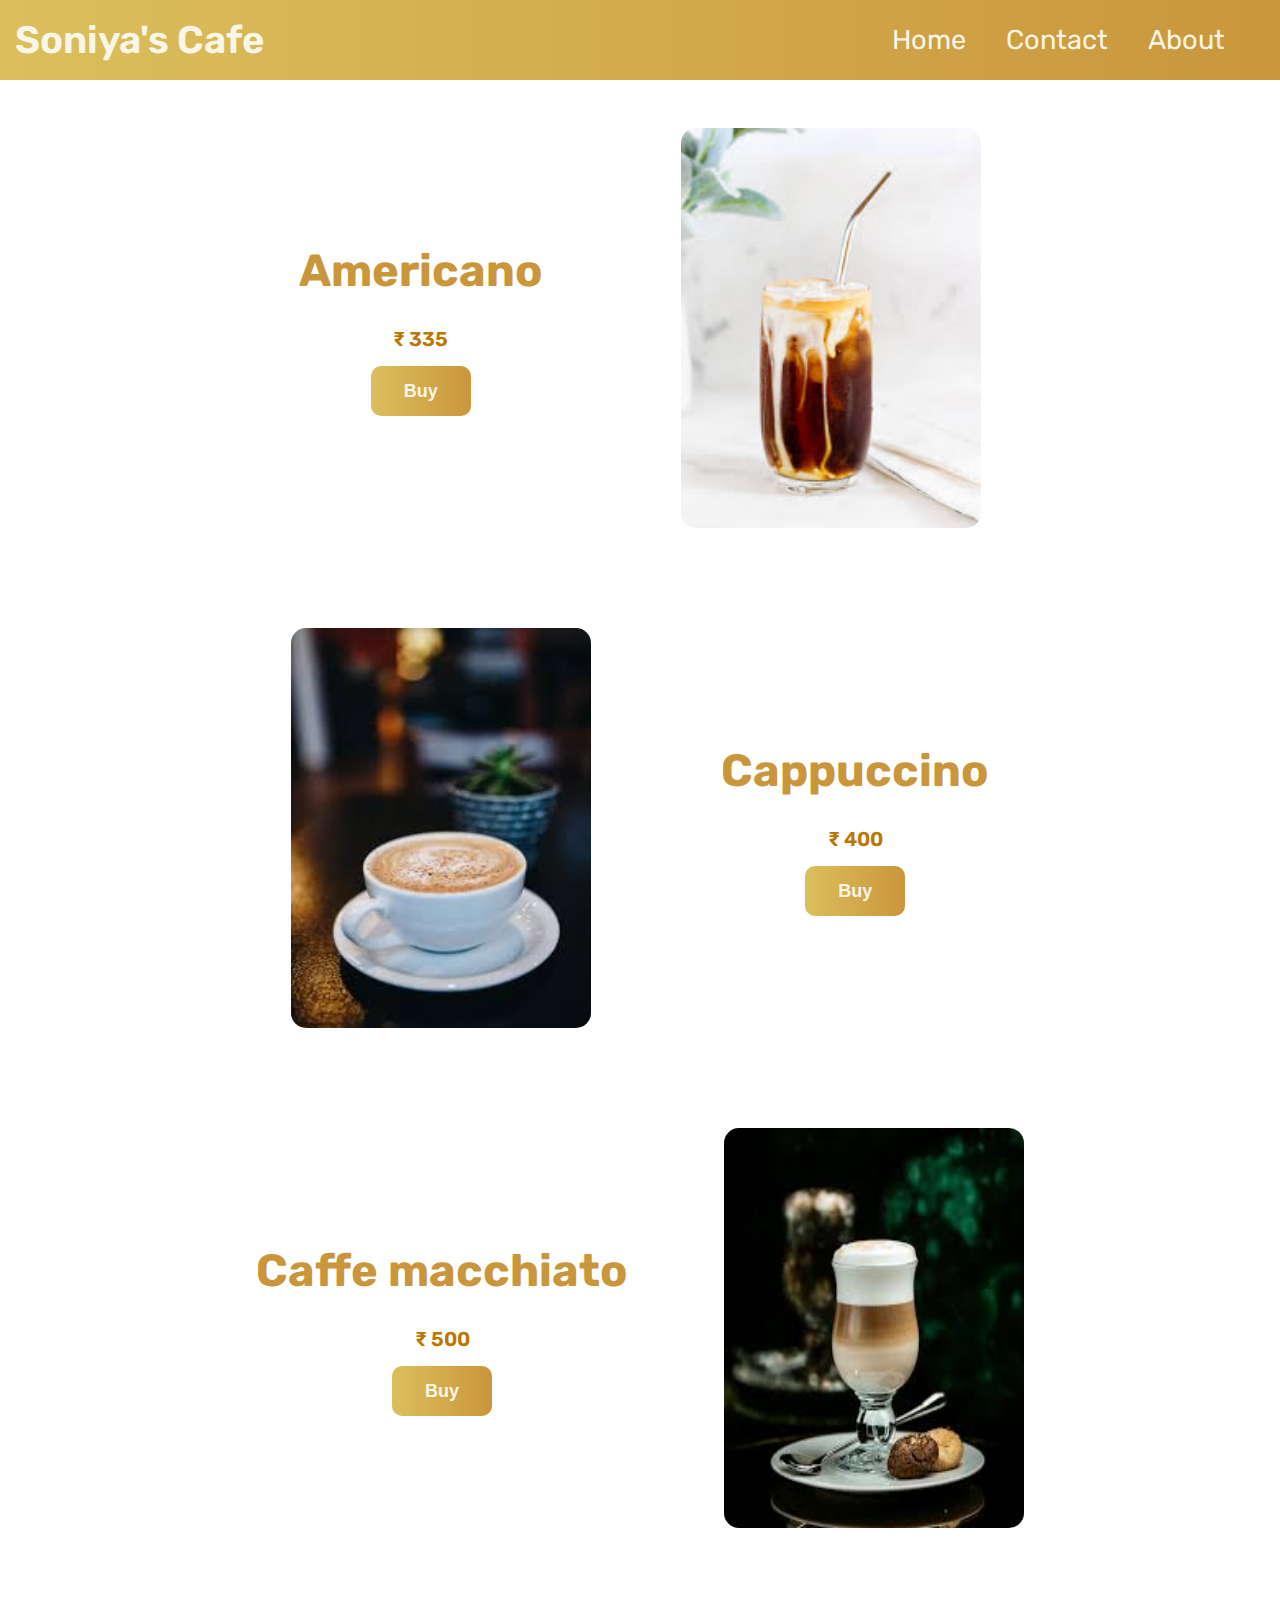
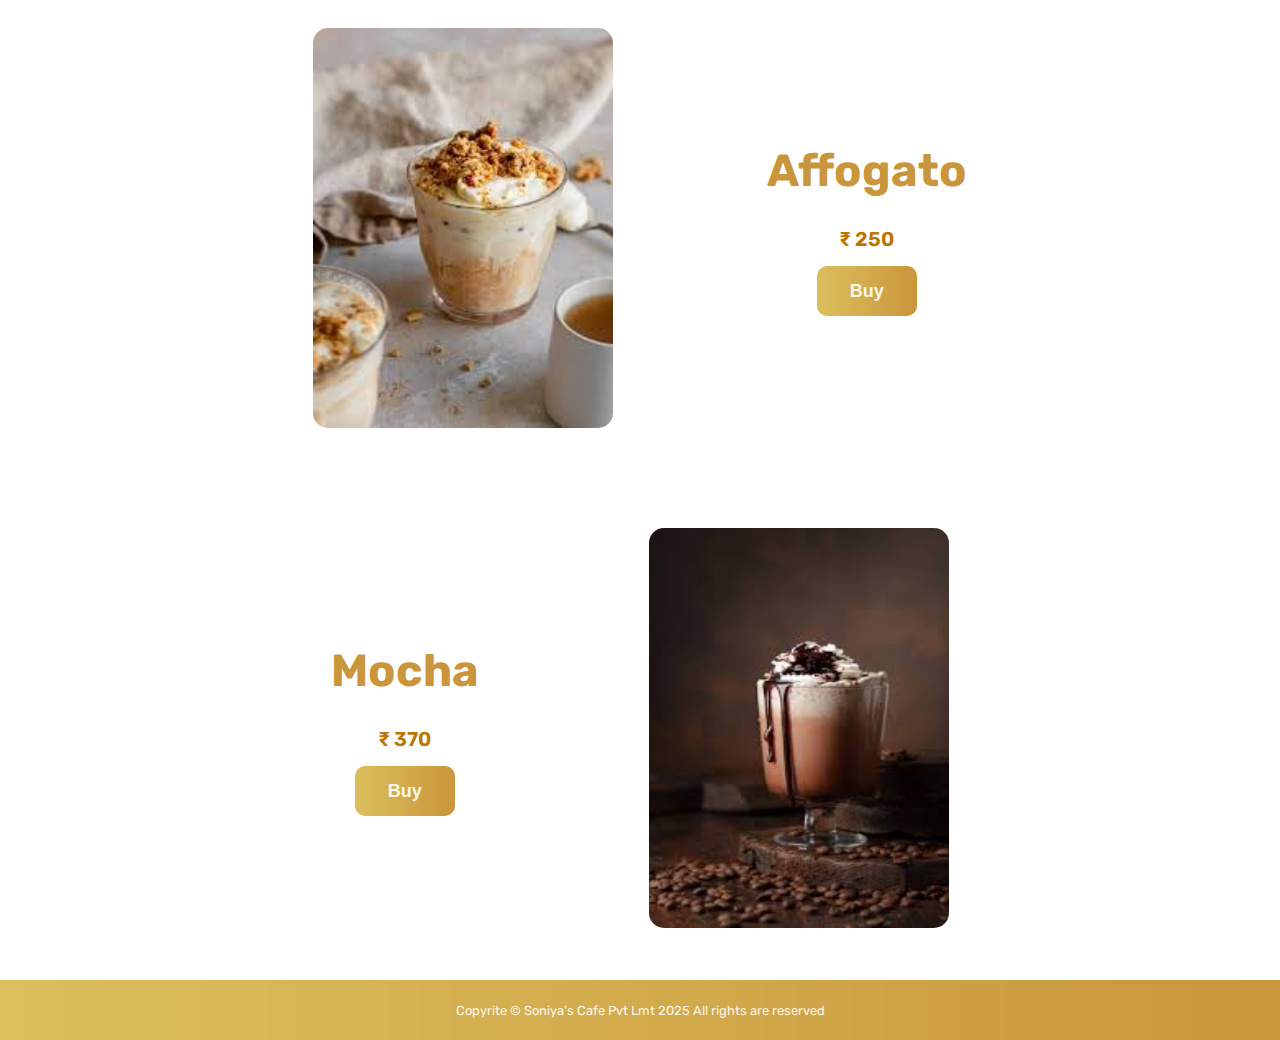
<file: index.html>
<!DOCTYPE html>
<html lang="en">
<head>
    <meta charset="UTF-8">
    <meta name="viewport" content="width=device-width, initial-scale=1.0">
    <title>Soniya' Cafe</title>

    <!-- CSS Link -->
    <link rel="stylesheet" href="./styles.css">

    <!-- Google Font -->
    <link rel="preconnect" href="https://fonts.googleapis.com">
    <link rel="preconnect" href="https://fonts.gstatic.com" crossorigin>
    <link href="https://fonts.googleapis.com/css2?family=Rubik:ital,wght@0,300..900;1,300..900&display=swap" rel="stylesheet">
    <!--  -->

</head>
<body>
    <div class="container">

        <header>
            <nav class="navContainer">
                <ul id="navList">
                    <li>
                        <div>
                            <p id="navLogo">Soniya's Cafe</p>
                        </div>
                    </li>
                    <li> 
                        <div id="navitems">
                            <a href="#">Home</a>
                            <a href="#">Contact</a>
                            <a href="#">About</a>
                        </div>
                    </li>
                </ul>
            </nav>
        </header>

        <main>
            <div class="contentBox">
                <section>
                    <div class="americano">
                        <div class="americano-text">
                            
                            <h2>Americano</h2>
                            <p id="price">&#8377; 335</p>
                            <div  class="buy-btn-class">
                                <button id="buy-americano-btn">Buy</button>
                            </div>
                        </div>

                        <div class="americano-img">
                            <img id="transformID" src="./Images/Americano Coffee.jfif" alt="americano">
                        </div>

                    </div>

                    <div class="cappuccino">
                        <div class="cappuccino-text">
                            <h2>Cappuccino</h2>
                            <p id="price">&#8377; 400</p>
                            <div class="buy-btn-class">
                                <button id="buy-cappuccino-btn">Buy</button>
                            </div>
                        </div>

                        <div class="cappuccino-img">
                            <img id="transformID" src="./Images/cappuccino.jfif" alt="img">
                        </div>
                    </div>

                    <div class="Caffe-macchiato">
                        <div class="Caffe-macchiato-text">
                            <h2>Caffe macchiato</h2>
                            <p id="price">&#8377; 500</p>
                            <div  class="buy-btn-class">
                                <button id="buy-Caffe-macchiato-btn">Buy</button>
                            </div>
                        </div>
                        <div class="Caffe-macchiato-img">
                            <img id="transformID" src="./Images/Caffè macchiato.jfif" alt="img">
                        </div>
                    </div>

                    <div class="Affogato">
                        <div class="Affogato-text">
                            <h2>Affogato</h2>
                            <p id="price">&#8377; 250</p>
                            <div  class="buy-btn-class">
                                <button id="buy-Affogato-btn">Buy</button>
                            </div>
                        </div>
                        <div class="Affogato-img">
                            <img id="transformID" src="./Images/Affogato.jfif" alt="img">
                        </div>
                    </div>

                    <div class="mocha">
                        <div class="mocha-text">
                            <h2>Mocha</h2>
                            <p id="price">&#8377; 370</p>
                            <div  class="buy-btn-class">
                                <button id="buy-mocha-btn">Buy</button>
                            </div>
                        </div>
                        <div class="mocha-img">
                            <img id="transformID" src="./Images/Mocha.jfif" alt="img">
                        </div>
                    </div>

                </section>
            </div>
        </main>

        <footer>
            <div class="footer-Box">
                <p>Copyrite &copy; Soniya's Cafe Pvt Lmt 2025 All rights are reserved</p>
            </div>
        </footer>
        
    </div>

    <script src="script.js" defer></script>
</body>


</html>
</file>
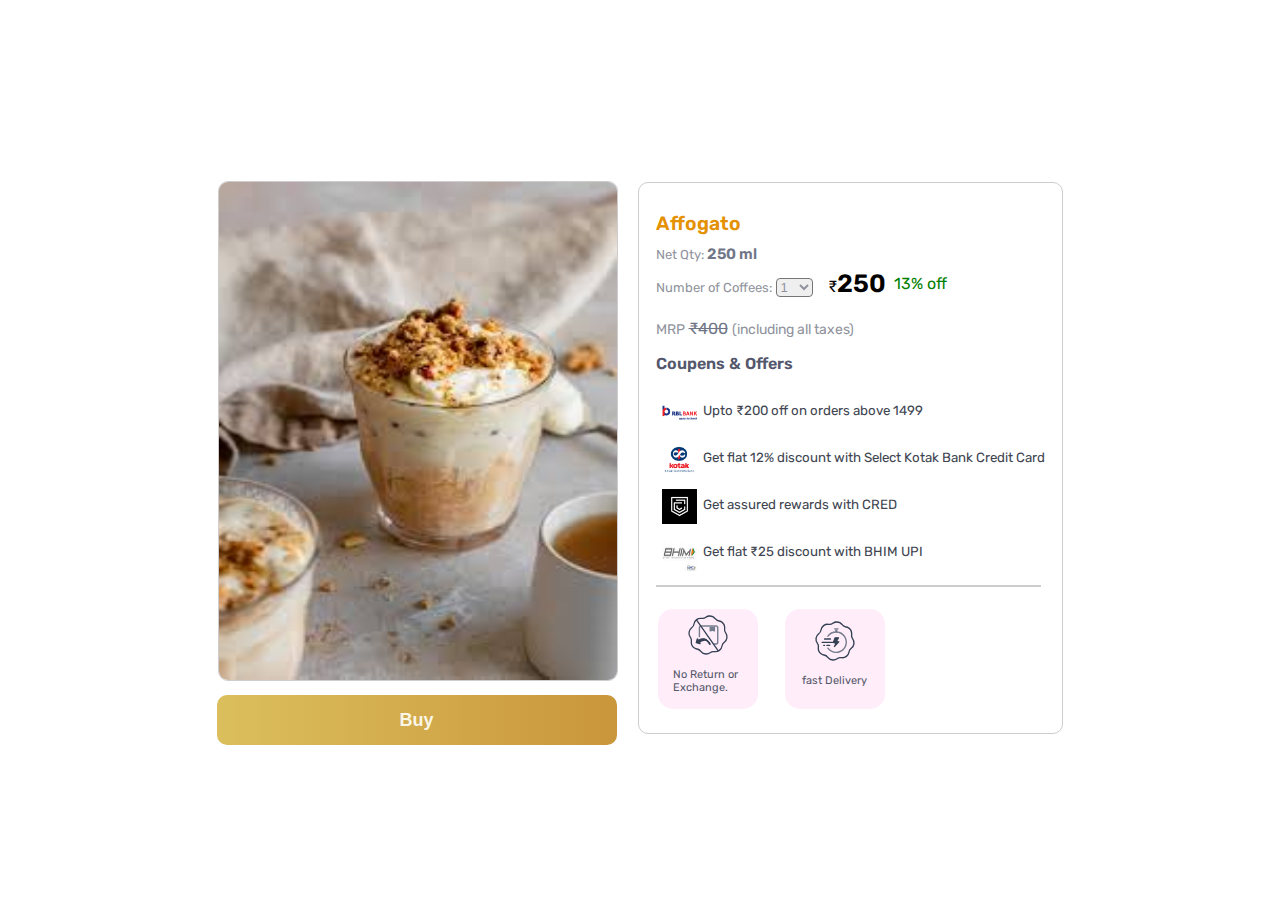
<file: Affogato.html>
<!DOCTYPE html>
<html lang="en">
<head>
    <meta charset="UTF-8">
    <meta name="viewport" content="width=device-width, initial-scale=1.0">
    <title>Affogato</title>

    <!-- CSS Link -->
    <link rel="stylesheet" href="./coffeeStyles.css">

    <!-- Google Font -->
    <link rel="preconnect" href="https://fonts.googleapis.com">
    <link rel="preconnect" href="https://fonts.gstatic.com" crossorigin>
    <link href="https://fonts.googleapis.com/css2?family=Rubik:ital,wght@0,300..900;1,300..900&display=swap" rel="stylesheet">

</head>
<body>
    
    <div class="main-container">
        <!----------------- container 1 ---------------->
        <div class="container1">
            <div class="coffee-img">
                <img src="./Images/Affogato.jfif" alt="img">
            </div>
    
            <div class="coffee-btn">
                <button>Buy</button>
            </div>
        </div>
    

        <!----------------- container 2 ---------------->
        <div class="container2">
            <div class="header">
                <p class="Americano">Affogato</p>
                <p class="net-qty">Net Qty: <span class="qty">250 ml</span></p>
            </div>
            
            <div class="price">
                <div class="coffee-card">
                    <div class="selectclass">
                        <label for="coffeeQuantity" class="coffeeQuantity">Number of Coffees:</label>
                        <select id="coffeeQuantity" class="coffeeQuantity">
                            <option value="1">1</option>
                            <option value="2">2</option>
                            <option value="3">3</option>
                            <option value="4">4</option>
                            <option value="5">5</option>
                            <option value="6">6</option>
                            <option value="7">7</option>
                            <option value="8">8</option>
                            <option value="9">9</option>
                            <option value="10">10</option>
                        </select>
                        
                    </div>
                    <div class="paraclass">
                        <p> &#8377;<span class="price-para1" data-original-price="250">250</span></p>
                        <p class="disscount">13% off</p>
                    </div>
                    
                </div>
                
            </div>
    
            <div class="mrp">
                <p><span style="color: #90939d;">MRP</span> 
                    <span style="color: #707687; font-size: 16px;"> <del>&#8377;400</del> </span> 
                    <span style="color: #90939d;">(including all taxes)</span> </p>
            </div>
    
            <div class="coupens-offers">
                <p id="coupens-offers-text">Coupens &#38; Offers</p>
    
                <div class="payment-options">
                    <div id="rbl-bank" class="payment-class">
                        <img src="./assests/asset 5.png" alt="rbl">
                        <p>Upto &#8377;200 off on orders above 1499</p>
                    </div>
    
                    <div id="kotak-bank" class="payment-class">
                        <img src="./assests/kotak bank.png" alt="kotak">
                        <p>Get flat 12% discount with Select Kotak Bank Credit Card</p>
                    </div>
    
                    <div id="CRED" class="payment-class">
                        <img src="./assests/asset 7.png" alt="cred">
                        <p>Get assured rewards with CRED</p>
                    </div>
    
                    <div id="BHIM-upi" class="payment-class">
                        <img src="./assests/asset 8.jpeg" alt="upi">
                        <p>Get flat &#8377;25 discount with BHIM UPI</p>
                    </div>
                </div>
            </div>
            <div class="horizontal-line">
                
            </div>
            <!-- <hr style="border: rgb(206, 204, 204) 0.5px solid;"> -->

            <div class="warnings">

                <div class="warnings-styles">
                    <img src="./assests/asset 9.svg" alt="No-Return">
                    <p>No Return or Exchange.</p>
                </div>

                <div class="warnings-styles">
                    <img src="./assests/asset 10.svg" alt="fast-delivery">
                    <p>fast Delivery</p>
                </div>
                
            </div>
        </div>

    </div>

    
    <script src="script.js" defer></script>
</body>
</html>
</file>
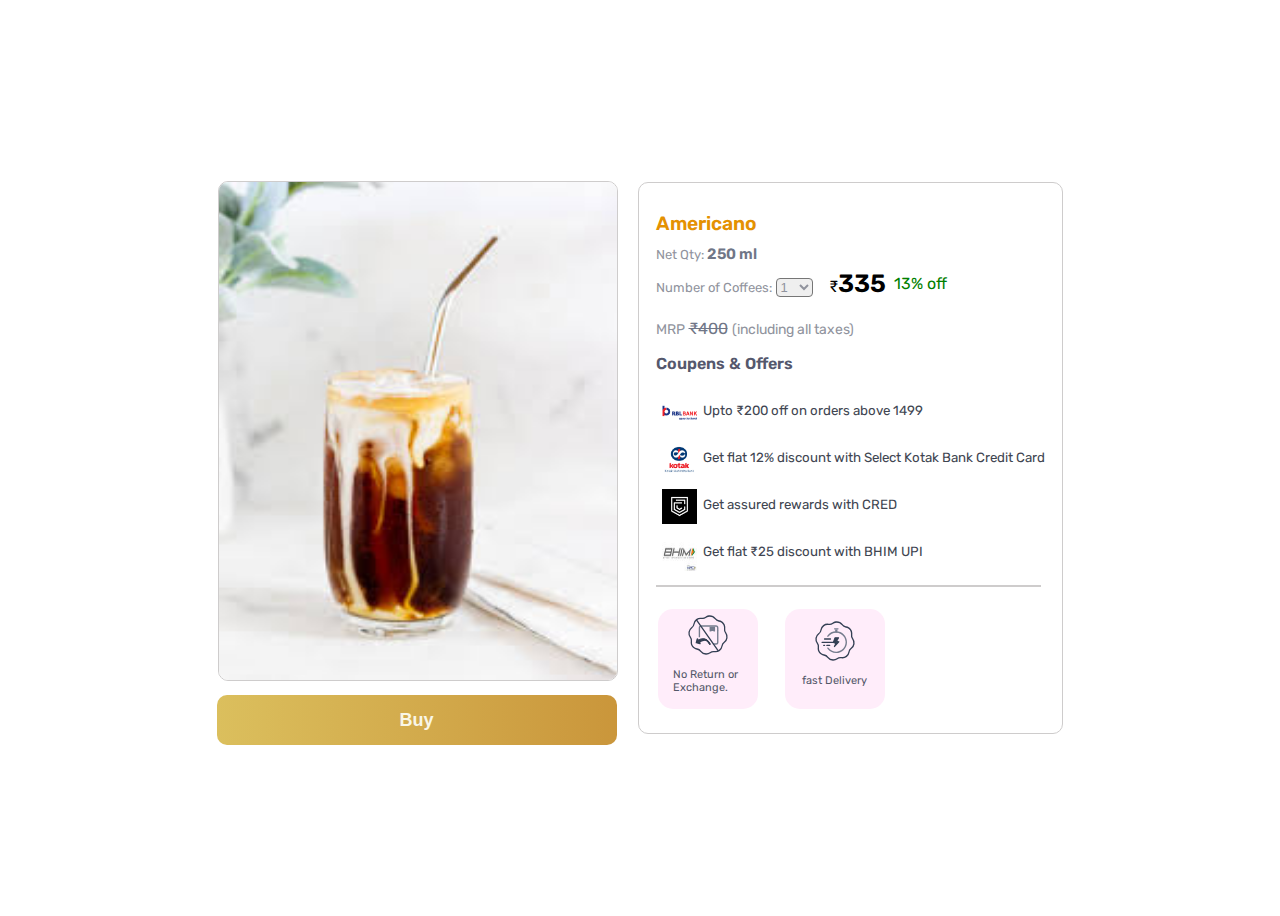
<file: americano.html>
<!DOCTYPE html>
<html lang="en">
<head>
    <meta charset="UTF-8">
    <meta name="viewport" content="width=device-width, initial-scale=1.0">
    <title>Americano</title>

    <!-- CSS Link -->
    <link rel="stylesheet" href="./coffeeStyles.css">

    <!-- Google Font -->
    <link rel="preconnect" href="https://fonts.googleapis.com">
    <link rel="preconnect" href="https://fonts.gstatic.com" crossorigin>
    <link href="https://fonts.googleapis.com/css2?family=Rubik:ital,wght@0,300..900;1,300..900&display=swap" rel="stylesheet">

</head>
<body>
    
    <div class="main-container">
        <!----------------- container 1 ---------------->
        <div class="container1">
            <div class="coffee-img">
                <img src="./Images/Americano Coffee.jfif" alt="img">
            </div>
    
            <div class="coffee-btn">
                <button>Buy</button>
            </div>
        </div>
    

        <!----------------- container 2 ---------------->
        <div class="container2">
            <div class="header">
                <p class="Americano">Americano</p>
                <p class="net-qty">Net Qty: <span class="qty">250 ml</span></p>
            </div>
            
            <div class="price">
                <div class="coffee-card">
                    <div class="selectclass">
                        <label for="coffeeQuantity" class="coffeeQuantity">Number of Coffees:</label>
                        <select id="coffeeQuantity" class="coffeeQuantity">
                            <option value="1">1</option>
                            <option value="2">2</option>
                            <option value="3">3</option>
                            <option value="4">4</option>
                            <option value="5">5</option>
                            <option value="6">6</option>
                            <option value="7">7</option>
                            <option value="8">8</option>
                            <option value="9">9</option>
                            <option value="10">10</option>
                        </select>
                        
                    </div>
                    
                    <div class="paraclass">
                        <p> &#8377;<span class="price-para1" data-original-price="335">335</span></p>
                        <p class="disscount">13% off</p>
                    </div>
                    
                </div>
            </div>
    
            <div class="mrp">
                <p><span style="color: #90939d;">MRP</span> 
                    <span style="color: #707687; font-size: 16px;"> <del>&#8377;400</del> </span> 
                    <span style="color: #90939d;">(including all taxes)</span> </p>
            </div>
    
            <div class="coupens-offers">
                <p id="coupens-offers-text">Coupens &#38; Offers</p>
    
                <div class="payment-options">
                    <div id="rbl-bank" class="payment-class">
                        <img src="./assests/asset 5.png" alt="rbl">
                        <p>Upto &#8377;200 off on orders above 1499</p>
                    </div>
    
                    <div id="kotak-bank" class="payment-class">
                        <img src="./assests/kotak bank.png" alt="kotak">
                        <p>Get flat 12% discount with Select Kotak Bank Credit Card</p>
                    </div>
    
                    <div id="CRED" class="payment-class">
                        <img src="./assests/asset 7.png" alt="cred">
                        <p>Get assured rewards with CRED</p>
                    </div>
    
                    <div id="BHIM-upi" class="payment-class">
                        <img src="./assests/asset 8.jpeg" alt="upi">
                        <p>Get flat &#8377;25 discount with BHIM UPI</p>
                    </div>
                </div>
            </div>
            <div class="horizontal-line">
                
            </div>
            <!-- <hr style="border: rgb(206, 204, 204) 0.5px solid;"> -->

            <div class="warnings">

                <div class="warnings-styles">
                    <img src="./assests/asset 9.svg" alt="No-Return">
                    <p>No Return or Exchange.</p>
                </div>

                <div class="warnings-styles">
                    <img src="./assests/asset 10.svg" alt="fast-delivery">
                    <p>fast Delivery</p>
                </div>
                
            </div>
        </div>

    </div>

    
    <script src="script.js" defer></script>
</body>
</html>
</file>
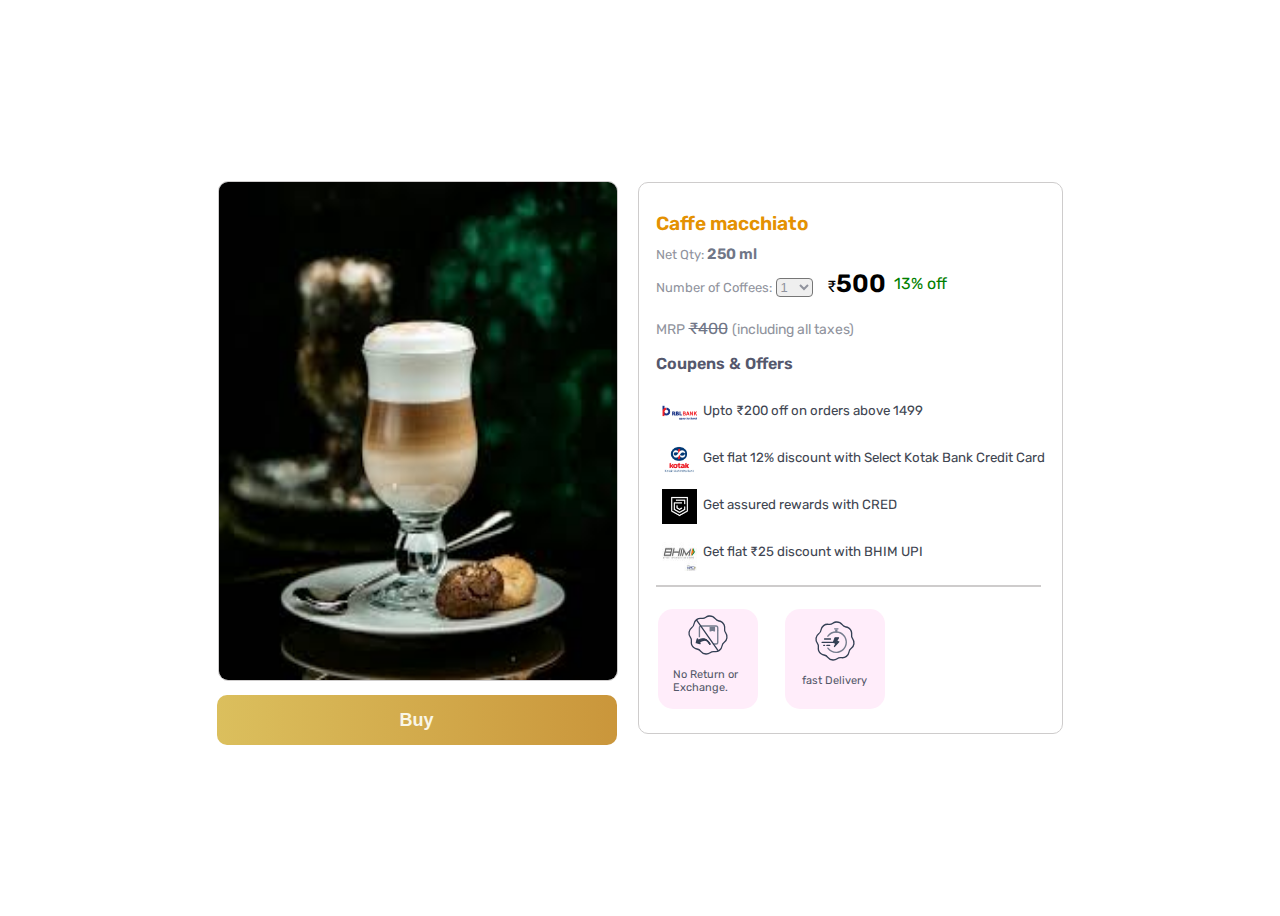
<file: Caffe-macchiato.html>
<!DOCTYPE html>
<html lang="en">
<head>
    <meta charset="UTF-8">
    <meta name="viewport" content="width=device-width, initial-scale=1.0">
    <title>Caffe macchiato</title>

    <!-- CSS Link -->
    <link rel="stylesheet" href="./coffeeStyles.css">

    <!-- Google Font -->
    <link rel="preconnect" href="https://fonts.googleapis.com">
    <link rel="preconnect" href="https://fonts.gstatic.com" crossorigin>
    <link href="https://fonts.googleapis.com/css2?family=Rubik:ital,wght@0,300..900;1,300..900&display=swap" rel="stylesheet">

</head>
<body>
    
    <div class="main-container">
        <!----------------- container 1 ---------------->
        <div class="container1">
            <div class="coffee-img">
                <img src="./Images/Caffè macchiato.jfif" alt="img">
            </div>
    
            <div class="coffee-btn">
                <button>Buy</button>
            </div>
        </div>
    

        <!----------------- container 2 ---------------->
        <div class="container2">
            <div class="header">
                <p class="Americano">Caffe macchiato</p>
                <p class="net-qty">Net Qty: <span class="qty">250 ml</span></p>
            </div>
            
            <div class="price">
                <div class="coffee-card">
                    <div class="selectclass">
                        <label for="coffeeQuantity" class="coffeeQuantity">Number of Coffees:</label>
                        <select id="coffeeQuantity" class="coffeeQuantity">
                            <option value="1">1</option>
                            <option value="2">2</option>
                            <option value="3">3</option>
                            <option value="4">4</option>
                            <option value="5">5</option>
                            <option value="6">6</option>
                            <option value="7">7</option>
                            <option value="8">8</option>
                            <option value="9">9</option>
                            <option value="10">10</option>
                        </select>
                        
                    </div>

                    <div class="paraclass">
                        <p> &#8377;<span class="price-para1" data-original-price="500">500</span></p>
                        <p class="disscount">13% off</p>
                    </div>
                    
                </div>
               
            </div>
    
            <div class="mrp">
                <p><span style="color: #90939d;">MRP</span> 
                    <span style="color: #707687; font-size: 16px;"> <del>&#8377;400</del> </span> 
                    <span style="color: #90939d;">(including all taxes)</span> </p>
            </div>
    
            <div class="coupens-offers">
                <p id="coupens-offers-text">Coupens &#38; Offers</p>
    
                <div class="payment-options">
                    <div id="rbl-bank" class="payment-class">
                        <img src="./assests/asset 5.png" alt="rbl">
                        <p>Upto &#8377;200 off on orders above 1499</p>
                    </div>
    
                    <div id="kotak-bank" class="payment-class">
                        <img src="./assests/kotak bank.png" alt="kotak">
                        <p>Get flat 12% discount with Select Kotak Bank Credit Card</p>
                    </div>
    
                    <div id="CRED" class="payment-class">
                        <img src="./assests/asset 7.png" alt="cred">
                        <p>Get assured rewards with CRED</p>
                    </div>
    
                    <div id="BHIM-upi" class="payment-class">
                        <img src="./assests/asset 8.jpeg" alt="upi">
                        <p>Get flat &#8377;25 discount with BHIM UPI</p>
                    </div>
                </div>
            </div>
            <div class="horizontal-line">
                
            </div>
            <!-- <hr style="border: rgb(206, 204, 204) 0.5px solid;"> -->

            <div class="warnings">

                <div class="warnings-styles">
                    <img src="./assests/asset 9.svg" alt="No-Return">
                    <p>No Return or Exchange.</p>
                </div>

                <div class="warnings-styles">
                    <img src="./assests/asset 10.svg" alt="fast-delivery">
                    <p>fast Delivery</p>
                </div>
                
            </div>
        </div>

    </div>

    
    <script src="script.js" defer></script>
</body>
</html>
</file>
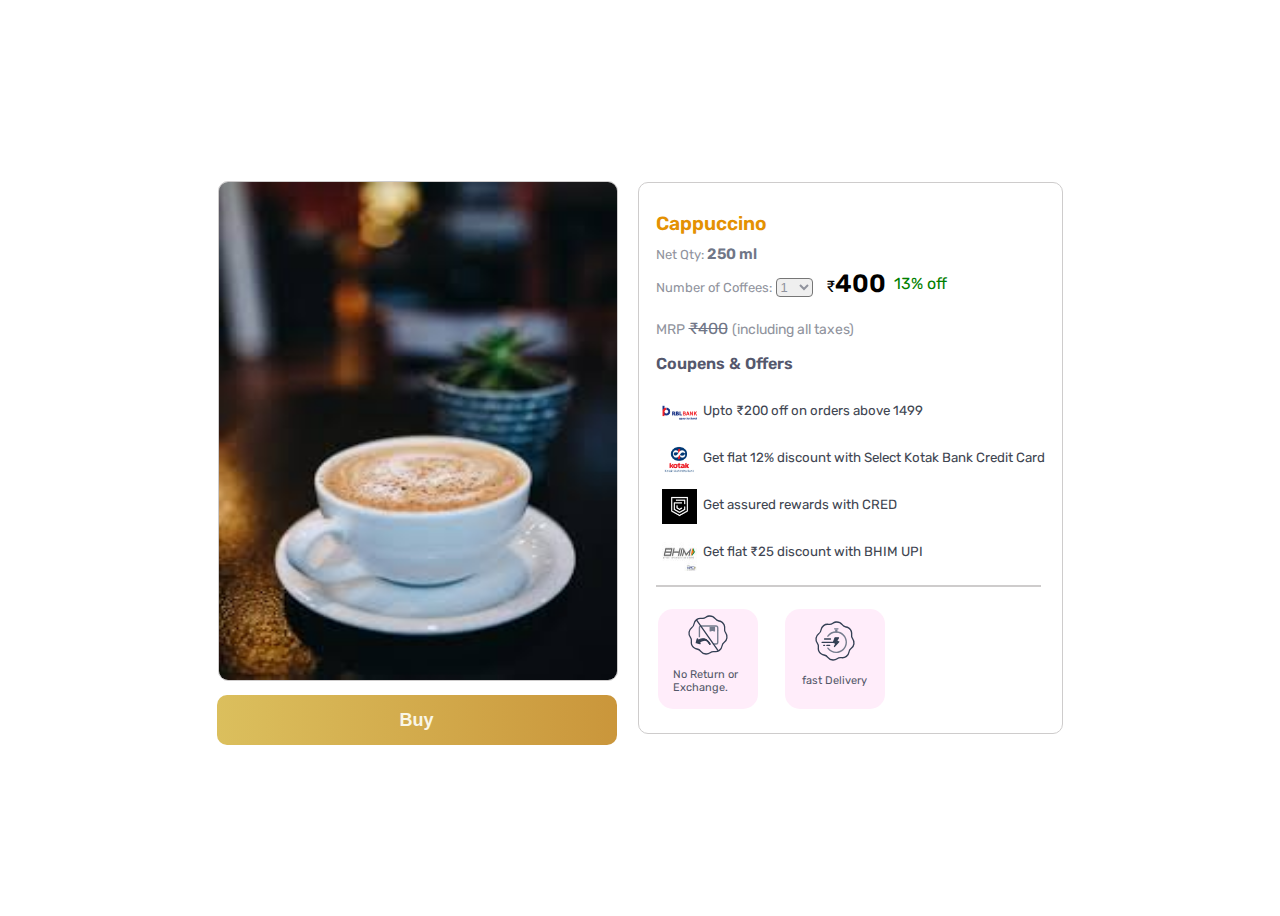
<file: Cappuccino.html>
<!DOCTYPE html>
<html lang="en">
<head>
    <meta charset="UTF-8">
    <meta name="viewport" content="width=device-width, initial-scale=1.0">
    <title>Cappuccino</title>

    <!-- CSS Link -->
    <link rel="stylesheet" href="./coffeeStyles.css">

    <!-- Google Font -->
    <link rel="preconnect" href="https://fonts.googleapis.com">
    <link rel="preconnect" href="https://fonts.gstatic.com" crossorigin>
    <link href="https://fonts.googleapis.com/css2?family=Rubik:ital,wght@0,300..900;1,300..900&display=swap" rel="stylesheet">

</head>
<body>
    
    <div class="main-container">
        <!----------------- container 1 ---------------->
        <div class="container1">
            <div class="coffee-img">
                <img src="./Images/cappuccino.jfif" alt="img">
            </div>
    
            <div class="coffee-btn">
                <button>Buy</button>
            </div>
        </div>
    

        <!----------------- container 2 ---------------->
        <div class="container2">
            <div class="header">
                <p class="Americano">Cappuccino</p>
                <p class="net-qty">Net Qty: <span class="qty">250 ml</span></p>
            </div>
            
            <div class="price">
                <div class="coffee-card">
                    <div class="selectclass">
                        <label for="coffeeQuantity" class="coffeeQuantity">Number of Coffees:</label>
                        <select id="coffeeQuantity" class="coffeeQuantity">
                            <option value="1">1</option>
                            <option value="2">2</option>
                            <option value="3">3</option>
                            <option value="4">4</option>
                            <option value="5">5</option>
                            <option value="6">6</option>
                            <option value="7">7</option>
                            <option value="8">8</option>
                            <option value="9">9</option>
                            <option value="10">10</option>
                        </select>
                        
                    </div>
                    <div class="paraclass">
                        <p> &#8377;<span class="price-para1" data-original-price="400">400</span></p>
                        <p class="disscount">13% off</p>
                    </div>
                        
                </div>
                
            </div>
    
            <div class="mrp">
                <p><span style="color: #90939d;">MRP</span> 
                    <span style="color: #707687; font-size: 16px;"> <del>&#8377;400</del> </span> 
                    <span style="color: #90939d;">(including all taxes)</span> </p>
            </div>
    
            <div class="coupens-offers">
                <p id="coupens-offers-text">Coupens &#38; Offers</p>
    
                <div class="payment-options">
                    <div id="rbl-bank" class="payment-class">
                        <img src="./assests/asset 5.png" alt="rbl">
                        <p>Upto &#8377;200 off on orders above 1499</p>
                    </div>
    
                    <div id="kotak-bank" class="payment-class">
                        <img src="./assests/kotak bank.png" alt="kotak">
                        <p>Get flat 12% discount with Select Kotak Bank Credit Card</p>
                    </div>
    
                    <div id="CRED" class="payment-class">
                        <img src="./assests/asset 7.png" alt="cred">
                        <p>Get assured rewards with CRED</p>
                    </div>
    
                    <div id="BHIM-upi" class="payment-class">
                        <img src="./assests/asset 8.jpeg" alt="upi">
                        <p>Get flat &#8377;25 discount with BHIM UPI</p>
                    </div>
                </div>
            </div>
            <div class="horizontal-line">
                
            </div>
            <!-- <hr style="border: rgb(206, 204, 204) 0.5px solid;"> -->

            <div class="warnings">

                <div class="warnings-styles">
                    <img src="./assests/asset 9.svg" alt="No-Return">
                    <p>No Return or Exchange.</p>
                </div>

                <div class="warnings-styles">
                    <img src="./assests/asset 10.svg" alt="fast-delivery">
                    <p>fast Delivery</p>
                </div>
                
            </div>
        </div>

    </div>

    
    <script src="script.js" defer></script>
</body>
</html>
</file>
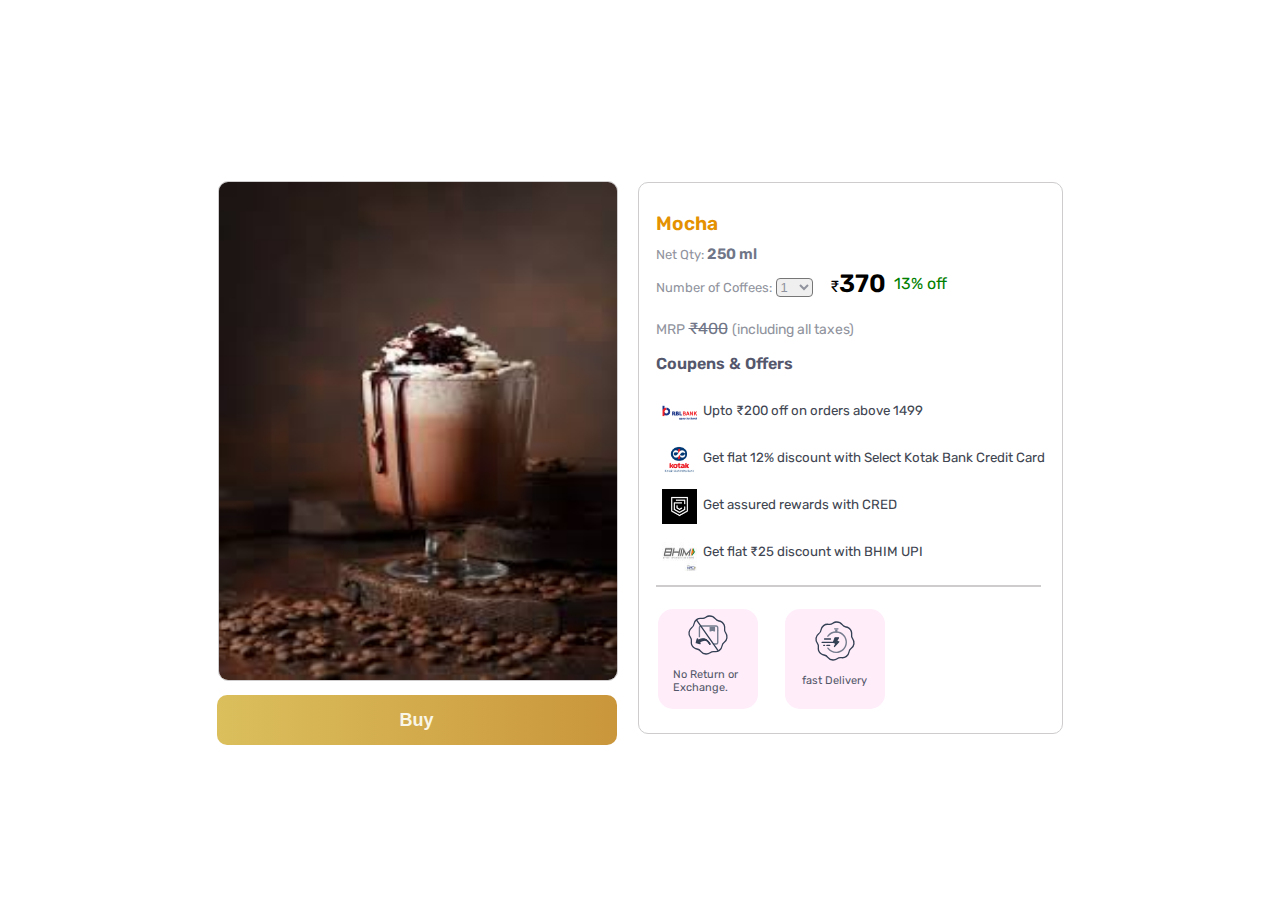
<file: Mocha.html>
<!DOCTYPE html>
<html lang="en">
<head>
    <meta charset="UTF-8">
    <meta name="viewport" content="width=device-width, initial-scale=1.0">
    <title>Mocha</title>

    <!-- CSS Link -->
    <link rel="stylesheet" href="./coffeeStyles.css">

    <!-- Google Font -->
    <link rel="preconnect" href="https://fonts.googleapis.com">
    <link rel="preconnect" href="https://fonts.gstatic.com" crossorigin>
    <link href="https://fonts.googleapis.com/css2?family=Rubik:ital,wght@0,300..900;1,300..900&display=swap" rel="stylesheet">

</head>
<body>
    
    <div class="main-container">
        <!----------------- container 1 ---------------->
        <div class="container1">
            <div class="coffee-img">
                <img src="./Images/Mocha.jfif" alt="img">
            </div>
    
            <div class="coffee-btn">
                <button>Buy</button>
            </div>
        </div>
    

        <!----------------- container 2 ---------------->
        <div class="container2">
            <div class="header">
                <p class="Americano">Mocha</p>
                <p class="net-qty">Net Qty: <span class="qty">250 ml</span></p>
            </div>
            
            <div class="price">
                <div class="coffee-card">
                    <div class="selectclass">
                        <label for="coffeeQuantity" class="coffeeQuantity">Number of Coffees:</label>
                        <select id="coffeeQuantity" class="coffeeQuantity">
                            <option value="1">1</option>
                            <option value="2">2</option>
                            <option value="3">3</option>
                            <option value="4">4</option>
                            <option value="5">5</option>
                            <option value="6">6</option>
                            <option value="7">7</option>
                            <option value="8">8</option>
                            <option value="9">9</option>
                            <option value="10">10</option>
                        </select>
                        
                    </div>
                    <div class="paraclass">
                        <p> &#8377;<span class="price-para1" data-original-price="370">370</span></p>
                        <p class="disscount">13% off</p>
                    </div>
                        
                </div>
                
            </div>
    
            <div class="mrp">
                <p><span style="color: #90939d;">MRP</span> 
                    <span style="color: #707687; font-size: 16px;"> <del>&#8377;400</del> </span> 
                    <span style="color: #90939d;">(including all taxes)</span> </p>
            </div>
    
            <div class="coupens-offers">
                <p id="coupens-offers-text">Coupens &#38; Offers</p>
    
                <div class="payment-options">
                    <div id="rbl-bank" class="payment-class">
                        <img src="./assests/asset 5.png" alt="rbl">
                        <p>Upto &#8377;200 off on orders above 1499</p>
                    </div>
    
                    <div id="kotak-bank" class="payment-class">
                        <img src="./assests/kotak bank.png" alt="kotak">
                        <p>Get flat 12% discount with Select Kotak Bank Credit Card</p>
                    </div>
    
                    <div id="CRED" class="payment-class">
                        <img src="./assests/asset 7.png" alt="cred">
                        <p>Get assured rewards with CRED</p>
                    </div>
    
                    <div id="BHIM-upi" class="payment-class">
                        <img src="./assests/asset 8.jpeg" alt="upi">
                        <p>Get flat &#8377;25 discount with BHIM UPI</p>
                    </div>
                </div>
            </div>
            <div class="horizontal-line">
                
            </div>
            <!-- <hr style="border: rgb(206, 204, 204) 0.5px solid;"> -->

            <div class="warnings">

                <div class="warnings-styles">
                    <img src="./assests/asset 9.svg" alt="No-Return">
                    <p>No Return or Exchange.</p>
                </div>

                <div class="warnings-styles">
                    <img src="./assests/asset 10.svg" alt="fast-delivery">
                    <p>fast Delivery</p>
                </div>
                
            </div>
        </div>

    </div>

    
    <script src="script.js" defer></script>
</body>
</html>
</file>
<file: styles.css>
*{
    margin: 0;  
    padding: 0;
    box-sizing: border-box;
}

body{
    font-family: "Rubik", sans-serif;
}

.container{
    height: 100vh;
    width: 100vw;
    overflow-x: none;
}

.navContainer{
    width: 100vw;
    /* background-color: rgba(226, 133, 252, 0.658); */
    background-color: #dbbf5d;
    background-image: linear-gradient(90deg, #dbbf5d 0%, #ca963b 100%);

    height: 80px;
    display: flex;
    justify-content: center;
    align-items: center;
}

nav{
    width: 100%;
}

#navList{
    width: 100%;
    margin-left: 15px;
    margin-right: 15px;
    list-style: none;
    font-size: 1.7rem;
    display: flex;
    justify-content: space-between;
    align-items: center;
}

#navitems{
    display: flex;
    gap: 40px;
    margin-right: 40px;
}

a{
    text-decoration: none;
    color: #f9f6e7;
}

#navLogo{
    font-size: 2.4rem;
    font-weight: 600;
    color: #f9f6e7;
}

/* -------------------------------------------------------Footer------------------------------------------------ */
.footer-Box{
    background-color: #dbbf5d;
    background-image: linear-gradient(90deg, #dbbf5d 0%, #ca963b 100%);

    height: 60px;
    font-size: small;
    display: flex;
    justify-content: center;
    align-items: center;
}

.footer-Box{
    color: #f9f6e7;
    text-align: center;
}


/*------------------------------------------------------------ contentBox --------------------------------------*/
.contentBox{
    width: 75%;
    margin: auto;
}

.americano{
    display: flex;
    flex-direction: row;
    justify-content: center;
    align-items: center;
    align-content: center;
    height: 500px;
    justify-content: space-evenly;
}
.americano-text{
    color: #ca963b;
    font-size: 30px;
    display: flex;
    flex-direction: column;
    justify-content: center;
    align-items: center;
}

#price{
    font-size: large;
    margin-top: 30px;
    font-size: 20px;
    font-weight: 600;
    color: #bb7600;
}

.americano-img img{
    height: 400px;
    width: 300px;
    border-radius: 15px;
}

.cappuccino{
    display: flex;
    flex-direction: row;
    justify-content: center;
    align-items: center;
    align-content: center;
    height: 500px;
    flex-direction: row-reverse;
    justify-content: space-evenly;
}
.cappuccino-text{
    color: #ca963b;
    font-size: 30px;
    display: flex;
    flex-direction: column;
    justify-content: center;
    align-items: center;
}

.cappuccino-img img{
    height: 400px;
    width: 300px;
    border-radius: 15px;
}

.Caffe-macchiato{
    display: flex;
    flex-direction: row;
    justify-content: center;
    align-items: center;
    align-content: center;
    height: 500px;
    flex-direction: row;
    justify-content: space-evenly;
}

.Caffe-macchiato-text{
    color: #ca963b;
    font-size: 30px;
    display: flex;
    flex-direction: column;
    justify-content: center;
    align-items: center;
}

.Caffe-macchiato-img img{
    height: 400px;
    width: 300px;
    border-radius: 15px;
}

.Affogato{
    display: flex;
    flex-direction: row;
    justify-content: center;
    align-items: center;
    align-content: center;
    height: 500px;
    flex-direction: row-reverse;
    justify-content: space-evenly;
}

.Affogato-text{
    color: #ca963b;
    font-size: 30px;
    display: flex;
    flex-direction: column;
    justify-content: center;
    align-items: center;
}

.Affogato-img img{
    height: 400px;
    width: 300px;
    border-radius: 15px;
}

.mocha{
    display: flex;
    flex-direction: row;
    justify-content: center;
    align-items: center;
    align-content: center;
    height: 500px;
    flex-direction: row;
    justify-content: space-evenly;
}

.mocha-text{
    color: #ca963b;
    font-size: 30px;
    display: flex;
    flex-direction: column;
    justify-content: center;
    align-items: center;
}

.mocha-img img{
    height: 400px;
    width: 300px;
    border-radius: 15px;
}

#transformID{
    transition: all 0.7s linear 0.2s;
}
#transformID:hover{
    transform: scale(1.1);
}

.buy-btn-class button{
    width: 100px;
    height: 50px;
    /* background-color: #cf9632; */
    background-color: #dbbf5d;
    background-image: linear-gradient(90deg, #dbbf5d 0%, #ca963b 100%);
    color: #f9f6e7;
    font-size: large;
    font-weight: 550;
    border: none;
    border-radius: 10px;
    margin-top: 15px;

    transition: all 0.2s;
}

.buy-btn-class button:hover{
    /* transform: scale(1.1); */
    background-color: #dab067;
}
</file>
<file: coffeeStyles.css>
*{
    box-sizing: border-box;
}

body{
    font-family: "Rubik", sans-serif;
    display: flex;
    justify-content: center;
}

.main-container{
    width: 75%;
    height: 100vh;
    display: flex;
    flex-direction: row;
    justify-content: center;
    align-items: center;
}

.container1 img{
    margin: 10px;
    border: rgb(206, 204, 204) 1.4px solid;
    border-radius: 10px;
}
.container2{
    margin: 10px;
    border: #cecccc 1.4px solid;
    border-radius: 10px;
    padding: 17px;
    padding-bottom: 24px;
    padding-top: 10px;
}
/* ------------------------------coffee image------------------------------ */
.coffee-img img{
    height: 500px;
    width: 400px;
    border-radius: 10px;
}

/* -----------------------------coffee-btn----------------------------------- */
.coffee-btn button{
    width: 400px;
    height: 50px;
    /* background-color: #edb555; */
    background-color: #dbbf5d;
    background-image: linear-gradient(90deg, #dbbf5d 0%, #ca963b 100%);
    border: none;
    border-radius: 10px;
    margin-left: 9px;
    color: #f9f6e7;
    font-size: large;
    font-weight: 550;
}
.coffee-btn button:hover{
    background-color: #f8c979;
}
/*-------------------------------- Americano---------------------------- */
.Americano{
    font-weight: 600;
    font-size: larger;
    color: #e49102;
}

/* -------------------------------net-qty------------------------------ */
.net-qty{
    color: #90939d;
    font-size: small;
    line-height: 0;
}

.qty{
    color: #707687; 
    font-size: 15px;
    font-weight: 600;
    line-height: 0;
}

/* ----------------------------coffeeQuantity------------------------------- */
.coffeeQuantity{
    color: #90939d;
    font-size: 14px;
    line-height: 0;
}

.coffeeQuantity{
    color: #90939d;
    font-size: 15px;
    line-height: 0;
    border-radius: 4px;
    font-size: 13px;
    outline: none;
}
/* --------------------------------price -----------------------------------*/
.price{
    box-sizing: border-box;
    width: 100%;
    height:auto;
    display: flex;
     flex-direction: row; 
    align-items: baseline;
    justify-content: space-between; 
    /* outline: rebeccapurple 3px solid; */
    line-height: 0;
}

.coffee-card{
    width: 80%;
    padding-right: 20px;
    display: flex;
    flex-direction: row;
    align-items: baseline;
    justify-content:space-between;
    /* outline: rebeccapurple 3px solid; */
    line-height: 0;
    /* align-content: space-between; */
}

.paraclass{
    display: flex;
    justify-content: space-evenly;
}
.disscount{
    margin-left: 8px;
    color: green;
}
.price-para1{
    font-weight: 600;
    font-size: 25px;
}

/* -------------------------------mrp------------------------------------ */
.mrp span{
    font-size: 14px;
    color: #404551;
}

/* ------------------------------coupens-offers------------------------------- */
#coupens-offers-text{
    font-weight: 600;
    color: #55586d;
}

/*   -----------------------------Payment ----------------------------  */
.payment-class{
    display: flex;
    flex-direction: row;
    text-align: center;
    align-content: center;
}
.payment-class img{
    width: 35px;
    height: 35px;
    margin: 6px;
}

.payment-class p{
    text-align: center;
    font-size: 13.3px;
    color: #404551;
}

.payment-class:hover{
    box-shadow: rgba(149, 157, 165, 0.2) 0px 8px 24px;
    border-radius: 10px;
}
/* ---------------------------horizontal-line--------------------------- */
.horizontal-line{
    height: 1.4px;
    width: 99%;
    background-color: #cecccc;
    margin: 8px 0 8px 0;
}

/* ---------------------------------Warning ----------------------------*/
.warnings{
    display: flex;
    flex-direction: row;
    padding-top: 6px;

}

.warnings-styles{
    width: 100px;
    height: 100px;
    background-color: #FFEDFA;
    border-radius: 15px;
    padding: 15px;
    display: flex;
    flex-direction: column;
    justify-content: center;
    align-items: center;
    margin-left: 2px;
    margin-right: 25px;
    margin-top: 8px;
}
.warnings-styles p{
    font-size: 11px;
    color: #535869;
}
</file>
